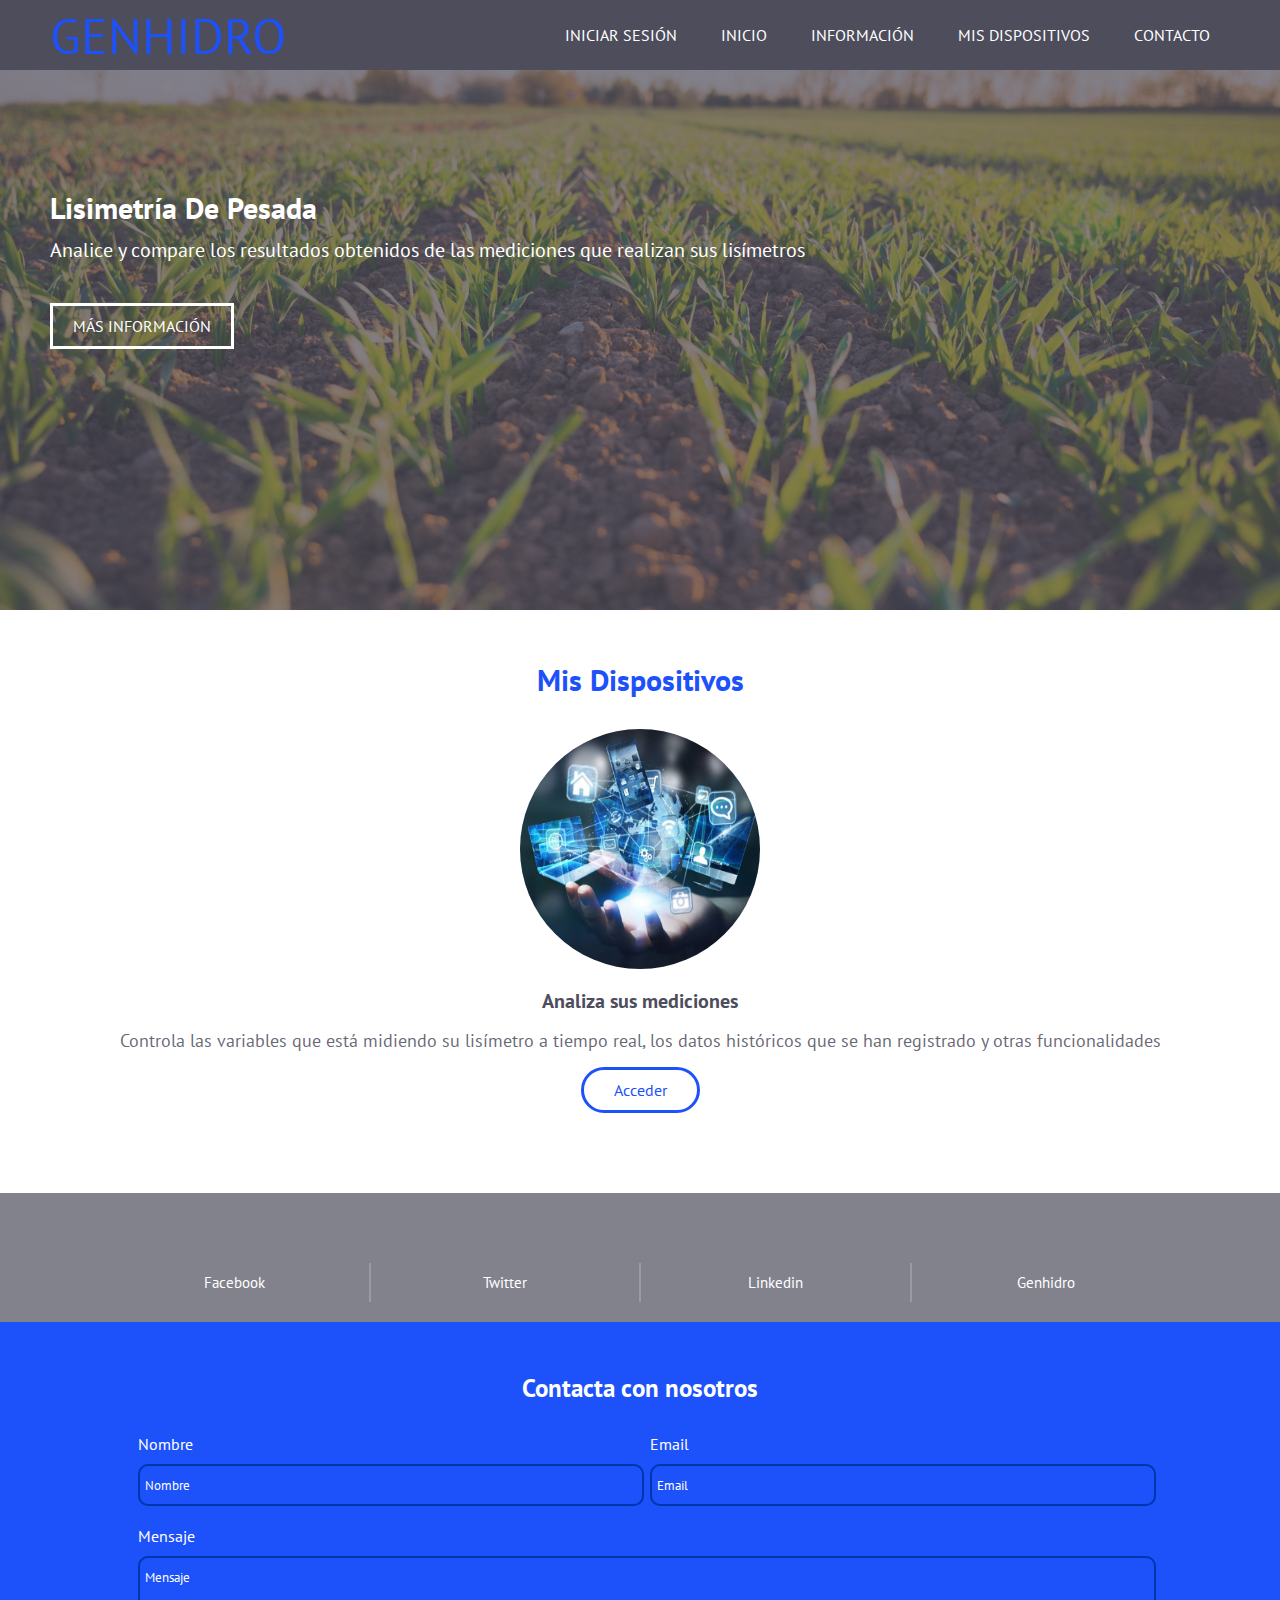
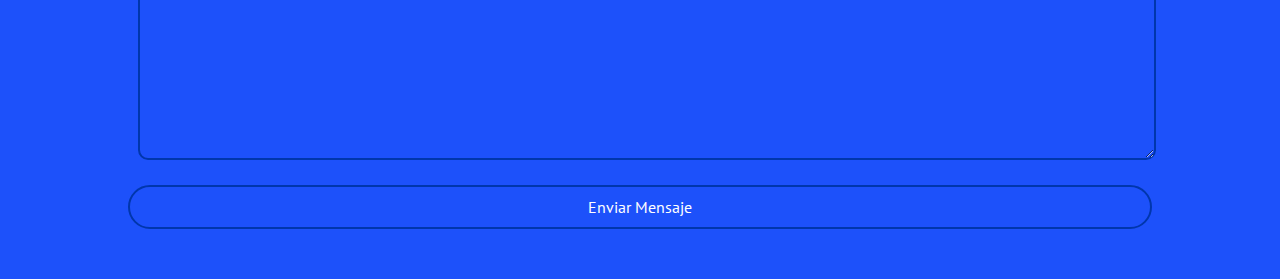
<file: index.html>
<!DOCTYPE html>
<html lang="es">
<head>
    <meta charset="UTF-8">
    <meta http-equiv="X-UA-Compatible" content="IE=edge">
    <meta name="viewport" content="width=device-width, initial-scale=1.0">
    <title>Genhidro</title>
    <link rel="stylesheet" href="estilos.css">
    <link rel="stylesheet" href="https://cdnjs.cloudflare.com/ajax/libs/font-awesome/5.15.3/css/all.min.css" integrity="sha512-iBBXm8fW90+nuLcSKlbmrPcLa0OT92xO1BIsZ+ywDWZCvqsWgccV3gFoRBv0z+8dLJgyAHIhR35VZc2oM/gI1w==" crossorigin="anonymous" referrerpolicy="no-referrer" />
    
    <meta name="MobileOptimized" content="width">
    <meta name="HandheldFriendly" content="true">
    <meta name="apple-mobile-web-app-capable" content="yes">
    <meta name="apple-mobile-web-app-status-bar-style" content="black-translucent">
    <link rel="shortcut icon" type="image/png" href="./img/logogen.png">
    <link rel="apple-touch-icon" href="./img/logogen.png">
    <link rel="apple-touch-startup-image" href="./img/logogen.png">
    <link rel="manifest" href="./manifest.json">


    
</head>
<body>
    <header>
        <h2 class="logo">GENHIDRO</h2>
        <input type="checkbox" id="check">
        <label for="check" class="mostrar-menu">
            &#8801  
        </label>

    <nav class="menu">
        <a href="pages/login.html">Iniciar Sesión</a>
        <a href="index.html">Inicio</a>
        <a href="pages/info.html">Información</a>
        <a href="pages/dispositivos.html">Mis dispositivos</a>
        <a href="pages/contactos.html">Contacto</a>
        <label for="check" class="esconder-menu">
            &#215
        </label>
    </nav>
    </header>
    <section id="banner">
        <div class="contenido-banner">
            <h3><span>Lisimetría De Pesada</span></h3>
            <p>Analice y compare los resultados obtenidos de las mediciones que realizan sus lisímetros</p>
            <a href="pages/info.html" class="boton-info">MÁS INFORMACIÓN</a>


        </div>
    </section>
    <section id="dispositivos">
        <h3>Mis Dispositivos</h3>
       <div>
        <img src="img/Captura.JPG" alt="" width="240px" height="240px">
        <h4>Analiza sus mediciones</h4>
        <p>Controla las variables que está midiendo su lisímetro a tiempo real, los datos históricos que se han registrado y otras funcionalidades</p>
        <a href="pages/dispositivos.html" class="boton-dispositivos">Acceder</a>
</div>
</section>
<section id="redes-sociales">
    <div class="contenido-iconos">
      <div>
        <a href=""><i class="fab fa-facebook fa-3x"></i></a>
        <h6>Facebook</h6>
     </div>
     <div>
        
        <a href=""><i class="fab fa-twitter-square fa-3x"></i></a>
        <h6>Twitter</h6>
     </div>
     <div>
        
        <a href=""><i class="fab fa-linkedin fa-3x"></i></a>
        <h6>Linkedin</h6>
     </div>
     <div id="icono-gen">

        <a href=""><i class="fas fa-globe fa-3x"></i></a>
        <h6>Genhidro</h6>
     </div>
    </div>
    </section>
    <section id="contacto">
        <h4>Contacta con nosotros</h4>
        <form action="#">
            <div class="datos-form">
             <div class="nombre">
                 <label for="nombre">Nombre</label>
                 <input type="text" name="nombre" id="nombre" placeholder="Nombre">
             </div>
             <div class="email">
                <label for="email">Email</label>
                <input type="email" name="email" id="email" placeholder="Email">
            </div>
         </div>
         <div class="mensaje">
             <label for="mensaje">Mensaje</label>
             <textarea name="mensaje" id="mensaje" cols="30" rows="10" placeholder="Mensaje"></textarea>
         </div>
         <div class="boton-formulario">

            <a href="#" class="boton-dispositivos">Enviar Mensaje</a>
         </div>



        </form>





    </section>
    <script src="./scipt.js"></script>
</body>
</html>
</file>
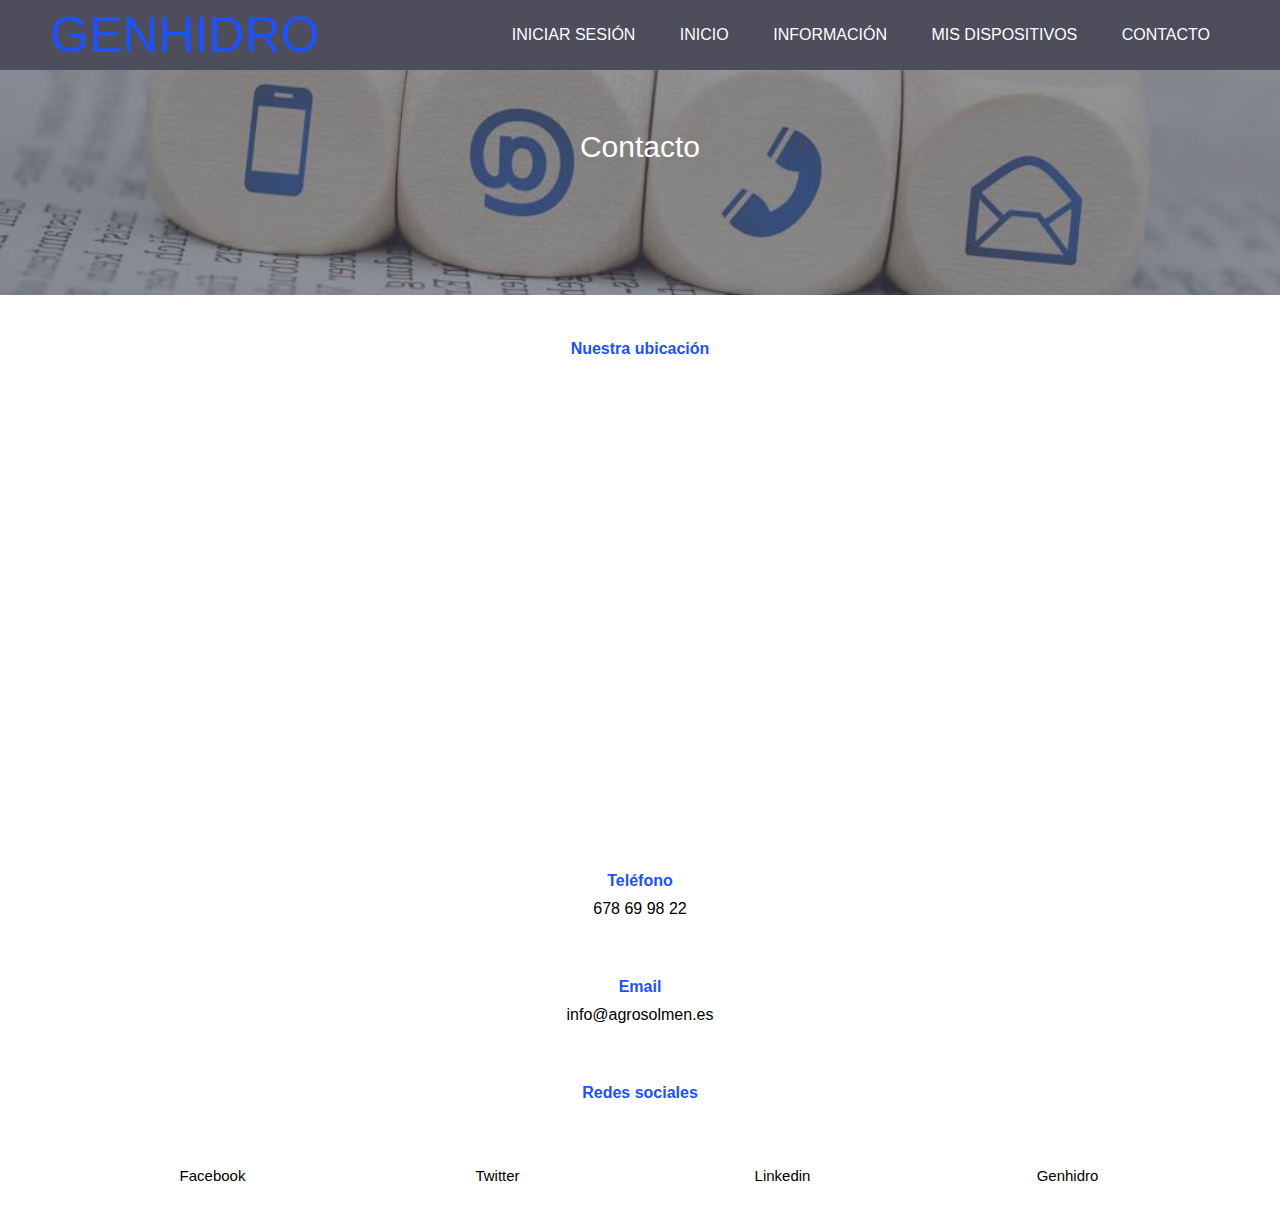
<file: pages/contactos.html>
<!DOCTYPE html>
<html lang="es">
<head>
    <meta charset="UTF-8">
    <meta http-equiv="X-UA-Compatible" content="IE=edge">
    <meta name="viewport" content="width=device-width, initial-scale=1.0">
    <title>Genhidro</title>
    <link rel="stylesheet" href="../css/contactos.css">
    <link rel="stylesheet" href="https://cdnjs.cloudflare.com/ajax/libs/font-awesome/5.15.3/css/all.min.css" integrity="sha512-iBBXm8fW90+nuLcSKlbmrPcLa0OT92xO1BIsZ+ywDWZCvqsWgccV3gFoRBv0z+8dLJgyAHIhR35VZc2oM/gI1w==" crossorigin="anonymous" referrerpolicy="no-referrer" />
    
</head>
<body>
    <header>
        <h2 class="logo">GENHIDRO</h2>
        <input type="checkbox" id="check">
        <label for="check" class="mostrar-menu">
            &#8801  
        </label>

    <nav class="menu">
        <a href="login.html">Iniciar Sesión</a>
        <a href="../index.html">Inicio</a>
        <a href="info.html">Información</a>
        <a href="dispositivos.html">Mis dispositivos</a>
        <a href="contactos.html">Contacto</a>
        <label for="check" class="esconder-menu">
            &#215
        </label>
    </nav>
    </header>
    <section id="banner">
        <div class="contenido-banner">
            <h3><span>Contacto</span></h3>


        </div>
    </section>
    <section id=contactos>
     <div class="datos-contactos">
         <h4>Nuestra ubicación</h4>
         <iframe src="https://www.google.com/maps/embed?pb=!1m18!1m12!1m3!1d3159.199543491686!2d-1.634238685194467!3d37.64451252741721!2m3!1f0!2f0!3f0!3m2!1i1024!2i768!4f13.1!3m3!1m2!1s0xd64e9c942d13379%3A0xb0f4ef64d99fece5!2sAGROSOLMEN%2C%20S.L.!5e0!3m2!1ses!2ses!4v1623604635291!5m2!1ses!2ses" width="600" height="450" style="border:0;" allowfullscreen="" loading="lazy"></iframe>
         <h4>Teléfono</h4>
         <p>678 69 98 22</p>
         <h4>Email</h4>
        <p>info@agrosolmen.es</p>
        <h4>Redes sociales</h4>
        

     </div>

    
    </section>
    <section id="redes-sociales">
        <div class="contenido-iconos">
          <div>
            <a href=""><i class="fab fa-facebook fa-3x"></i></a>
            <h6>Facebook</h6>
         </div>
         <div>
            
            <a href=""><i class="fab fa-twitter-square fa-3x"></i></a>
            <h6>Twitter</h6>
         </div>
         <div>
            
            <a href=""><i class="fab fa-linkedin fa-3x"></i></a>
            <h6>Linkedin</h6>
         </div>
         <div id="icono-gen">
    
            <a href=""><i class="fas fa-globe fa-3x"></i></a>
            <h6>Genhidro</h6>
         </div>
        </div>
        </section>
</file>
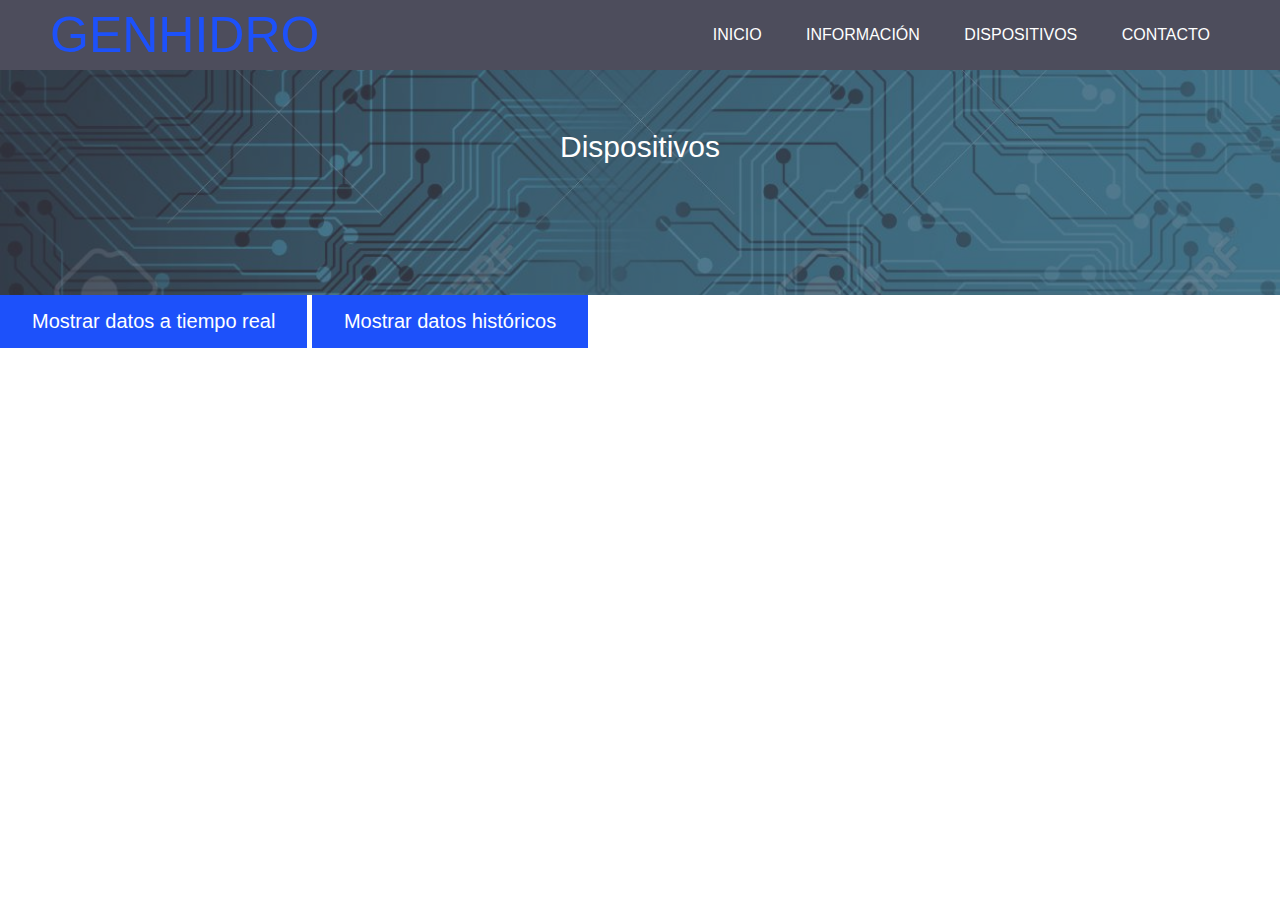
<file: pages/datoshistoricos.html>
<!DOCTYPE html>
<html lang="es">
<head>
    <meta charset="UTF-8">
    <meta http-equiv="X-UA-Compatible" content="IE=edge">
    <meta name="viewport" content="width=device-width, initial-scale=1.0">
    <title>Genhidro</title>
    <link rel="stylesheet" href="../css/dispositivos.css">
    <link rel="stylesheet" href="https://cdnjs.cloudflare.com/ajax/libs/font-awesome/5.15.3/css/all.min.css" integrity="sha512-iBBXm8fW90+nuLcSKlbmrPcLa0OT92xO1BIsZ+ywDWZCvqsWgccV3gFoRBv0z+8dLJgyAHIhR35VZc2oM/gI1w==" crossorigin="anonymous" referrerpolicy="no-referrer" />
    

</head>
<body>
    <header>
        <h2 class="logo">GENHIDRO</h2>
        <input type="checkbox" id="check">
        <label for="check" class="mostrar-menu">
            &#8801  
        </label>

    <nav class="menu">
        
        <a href="../index.html">Inicio</a>
        <a href="info.html">Información</a>
        <a href="dispositivos.html">Dispositivos</a>
        <a href="contactos.html">Contacto</a>
        <label for="check" class="esconder-menu">
            &#215
        </label>
    </nav>
    </header>
    <section id="banner">
        <div class="contenido-banner">
            <h3><span>Dispositivos</span></h3>


        </div>
    </section>
   <section id="programa">
     
    <button id="boton1" onclick="DatosReal()">Mostrar datos a tiempo real</button>

    <button id="boton2" onclick="DatosHist()">Mostrar datos históricos</button>

    <div id="elem">



    </div>

    
    </section>
    <script src="../main.js"></script>






    
        
    </body>
    </html>
</file>
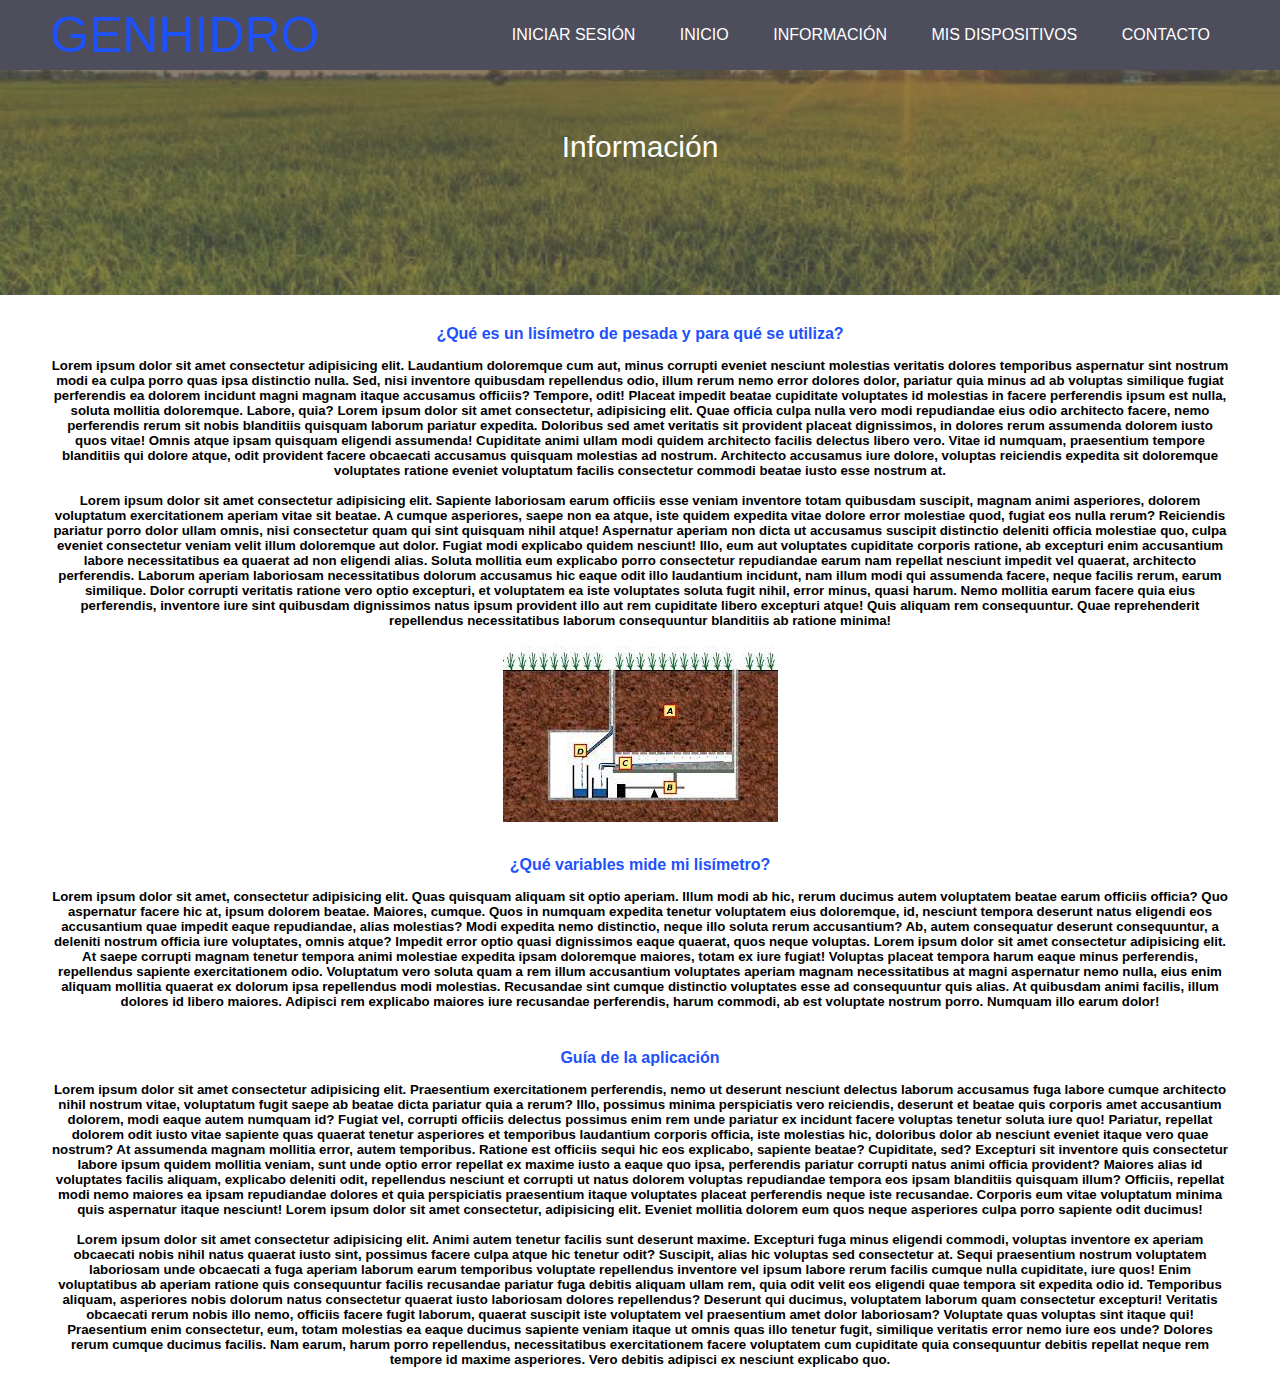
<file: pages/info.html>
<!DOCTYPE html>
<html lang="es">
<head>
    <meta charset="UTF-8">
    <meta http-equiv="X-UA-Compatible" content="IE=edge">
    <meta name="viewport" content="width=device-width, initial-scale=1.0">
    <title>Genhidro</title>
    <link rel="stylesheet" href="../css/info.css">
    <link rel="stylesheet" href="https://cdnjs.cloudflare.com/ajax/libs/font-awesome/5.15.3/css/all.min.css" integrity="sha512-iBBXm8fW90+nuLcSKlbmrPcLa0OT92xO1BIsZ+ywDWZCvqsWgccV3gFoRBv0z+8dLJgyAHIhR35VZc2oM/gI1w==" crossorigin="anonymous" referrerpolicy="no-referrer" />
    

</head>
<body>
    <header>
        <h2 class="logo">GENHIDRO</h2>
        <input type="checkbox" id="check">
        <label for="check" class="mostrar-menu">
            &#8801  
        </label>

    <nav class="menu">
        <a href="login.html">Iniciar Sesión</a>
        <a href="../index.html">Inicio</a>
        <a href="info.html">Información</a>
        <a href="dispositivos.html">Mis dispositivos</a>
        <a href="contactos.html">Contacto</a>
        <label for="check" class="esconder-menu">
            &#215
        </label>
    </nav>
    </header>
    <section id="banner">
        <div class="contenido-banner">
            <h3><span>Información</span></h3>


        </div>
    </section>
    <section id="info">
        <div class="contenido-info">
           <h4>¿Qué es un lisímetro de pesada y para qué se utiliza?</h4>
            <h5>Lorem ipsum dolor sit amet consectetur adipisicing elit. Laudantium doloremque cum aut, minus corrupti eveniet nesciunt molestias veritatis dolores temporibus aspernatur sint nostrum modi ea culpa porro quas ipsa distinctio nulla. Sed, nisi inventore quibusdam repellendus odio, illum rerum nemo error dolores dolor, pariatur quia minus ad ab voluptas similique fugiat perferendis ea dolorem incidunt magni magnam itaque accusamus officiis? Tempore, odit! Placeat impedit beatae cupiditate voluptates id molestias in facere perferendis ipsum est nulla, soluta mollitia doloremque. Labore, quia? Lorem ipsum dolor sit amet consectetur, adipisicing elit. Quae officia culpa nulla vero modi repudiandae eius odio architecto facere, nemo perferendis rerum sit nobis blanditiis quisquam laborum pariatur expedita. Doloribus sed amet veritatis sit provident placeat dignissimos, in dolores rerum assumenda dolorem iusto quos vitae! Omnis atque ipsam quisquam eligendi assumenda! Cupiditate animi ullam modi quidem architecto facilis delectus libero vero. Vitae id numquam, praesentium tempore blanditiis qui dolore atque, odit provident facere obcaecati accusamus quisquam molestias ad nostrum. Architecto accusamus iure dolore, voluptas reiciendis expedita sit doloremque voluptates ratione eveniet voluptatum facilis consectetur commodi beatae iusto esse nostrum at.</h5> 
            <h5>Lorem ipsum dolor sit amet consectetur adipisicing elit. Sapiente laboriosam earum officiis esse veniam inventore totam quibusdam suscipit, magnam animi asperiores, dolorem voluptatum exercitationem aperiam vitae sit beatae. A cumque asperiores, saepe non ea atque, iste quidem expedita vitae dolore error molestiae quod, fugiat eos nulla rerum? Reiciendis pariatur porro dolor ullam omnis, nisi consectetur quam qui sint quisquam nihil atque! Aspernatur aperiam non dicta ut accusamus suscipit distinctio deleniti officia molestiae quo, culpa eveniet consectetur veniam velit illum doloremque aut dolor. Fugiat modi explicabo quidem nesciunt! Illo, eum aut voluptates cupiditate corporis ratione, ab excepturi enim accusantium labore necessitatibus ea quaerat ad non eligendi alias. Soluta mollitia eum explicabo porro consectetur repudiandae earum nam repellat nesciunt impedit vel quaerat, architecto perferendis. Laborum aperiam laboriosam necessitatibus dolorum accusamus hic eaque odit illo laudantium incidunt, nam illum modi qui assumenda facere, neque facilis rerum, earum similique. Dolor corrupti veritatis ratione vero optio excepturi, et voluptatem ea iste voluptates soluta fugit nihil, error minus, quasi harum. Nemo mollitia earum facere quia eius perferendis, inventore iure sint quibusdam dignissimos natus ipsum provident illo aut rem cupiditate libero excepturi atque! Quis aliquam rem consequuntur. Quae reprehenderit repellendus necessitatibus laborum consequuntur blanditiis ab ratione minima!</h5>
            <img src="../img/lisimetro2.jpg"  alt="">
           
            <h4>¿Qué variables mide mi lisímetro?</h4>
            <h5>Lorem ipsum dolor sit amet, consectetur adipisicing elit. Quas quisquam aliquam sit optio aperiam. Illum modi ab hic, rerum ducimus autem voluptatem beatae earum officiis officia? Quo aspernatur facere hic at, ipsum dolorem beatae. Maiores, cumque. Quos in numquam expedita tenetur voluptatem eius doloremque, id, nesciunt tempora deserunt natus eligendi eos accusantium quae impedit eaque repudiandae, alias molestias? Modi expedita nemo distinctio, neque illo soluta rerum accusantium? Ab, autem consequatur deserunt consequuntur, a deleniti nostrum officia iure voluptates, omnis atque? Impedit error optio quasi dignissimos eaque quaerat, quos neque voluptas. Lorem ipsum dolor sit amet consectetur adipisicing elit. At saepe corrupti magnam tenetur tempora animi molestiae expedita ipsam doloremque maiores, totam ex iure fugiat! Voluptas placeat tempora harum eaque minus perferendis, repellendus sapiente exercitationem odio. Voluptatum vero soluta quam a rem illum accusantium voluptates aperiam magnam necessitatibus at magni aspernatur nemo nulla, eius enim aliquam mollitia quaerat ex dolorum ipsa repellendus modi molestias. Recusandae sint cumque distinctio voluptates esse ad consequuntur quis alias. At quibusdam animi facilis, illum dolores id libero maiores. Adipisci rem explicabo maiores iure recusandae perferendis, harum commodi, ab est voluptate nostrum porro. Numquam illo earum dolor!</h5>
            
            
            
            <h4>Guía de la aplicación</h4>
            <h5>Lorem ipsum dolor sit amet consectetur adipisicing elit. Praesentium exercitationem perferendis, nemo ut deserunt nesciunt delectus laborum accusamus fuga labore cumque architecto nihil nostrum vitae, voluptatum fugit saepe ab beatae dicta pariatur quia a rerum? Illo, possimus minima perspiciatis vero reiciendis, deserunt et beatae quis corporis amet accusantium dolorem, modi eaque autem numquam id? Fugiat vel, corrupti officiis delectus possimus enim rem unde pariatur ex incidunt facere voluptas tenetur soluta iure quo! Pariatur, repellat dolorem odit iusto vitae sapiente quas quaerat tenetur asperiores et temporibus laudantium corporis officia, iste molestias hic, doloribus dolor ab nesciunt eveniet itaque vero quae nostrum? At assumenda magnam mollitia error, autem temporibus. Ratione est officiis sequi hic eos explicabo, sapiente beatae? Cupiditate, sed? Excepturi sit inventore quis consectetur labore ipsum quidem mollitia veniam, sunt unde optio error repellat ex maxime iusto a eaque quo ipsa, perferendis pariatur corrupti natus animi officia provident? Maiores alias id voluptates facilis aliquam, explicabo deleniti odit, repellendus nesciunt et corrupti ut natus dolorem voluptas repudiandae tempora eos ipsam blanditiis quisquam illum? Officiis, repellat modi nemo maiores ea ipsam repudiandae dolores et quia perspiciatis praesentium itaque voluptates placeat perferendis neque iste recusandae. Corporis eum vitae voluptatum minima quis aspernatur itaque nesciunt! Lorem ipsum dolor sit amet consectetur, adipisicing elit. Eveniet mollitia dolorem eum quos neque asperiores culpa porro sapiente odit ducimus!</h5>

        <h5>Lorem ipsum dolor sit amet consectetur adipisicing elit. Animi autem tenetur facilis sunt deserunt maxime. Excepturi fuga minus eligendi commodi, voluptas inventore ex aperiam obcaecati nobis nihil natus quaerat iusto sint, possimus facere culpa atque hic tenetur odit? Suscipit, alias hic voluptas sed consectetur at. Sequi praesentium nostrum voluptatem laboriosam unde obcaecati a fuga aperiam laborum earum temporibus voluptate repellendus inventore vel ipsum labore rerum facilis cumque nulla cupiditate, iure quos! Enim voluptatibus ab aperiam ratione quis consequuntur facilis recusandae pariatur fuga debitis aliquam ullam rem, quia odit velit eos eligendi quae tempora sit expedita odio id. Temporibus aliquam, asperiores nobis dolorum natus consectetur quaerat iusto laboriosam dolores repellendus? Deserunt qui ducimus, voluptatem laborum quam consectetur excepturi! Veritatis obcaecati rerum nobis illo nemo, officiis facere fugit laborum, quaerat suscipit iste voluptatem vel praesentium amet dolor laboriosam? Voluptate quas voluptas sint itaque qui! Praesentium enim consectetur, eum, totam molestias ea eaque ducimus sapiente veniam itaque ut omnis quas illo tenetur fugit, similique veritatis error nemo iure eos unde? Dolores rerum cumque ducimus facilis. Nam earum, harum porro repellendus, necessitatibus exercitationem facere voluptatem cum cupiditate quia consequuntur debitis repellat neque rem tempore id maxime asperiores. Vero debitis adipisci ex nesciunt explicabo quo.</h5>
            
        </div>






    </section>
        
    </body>
    </html>
</file>
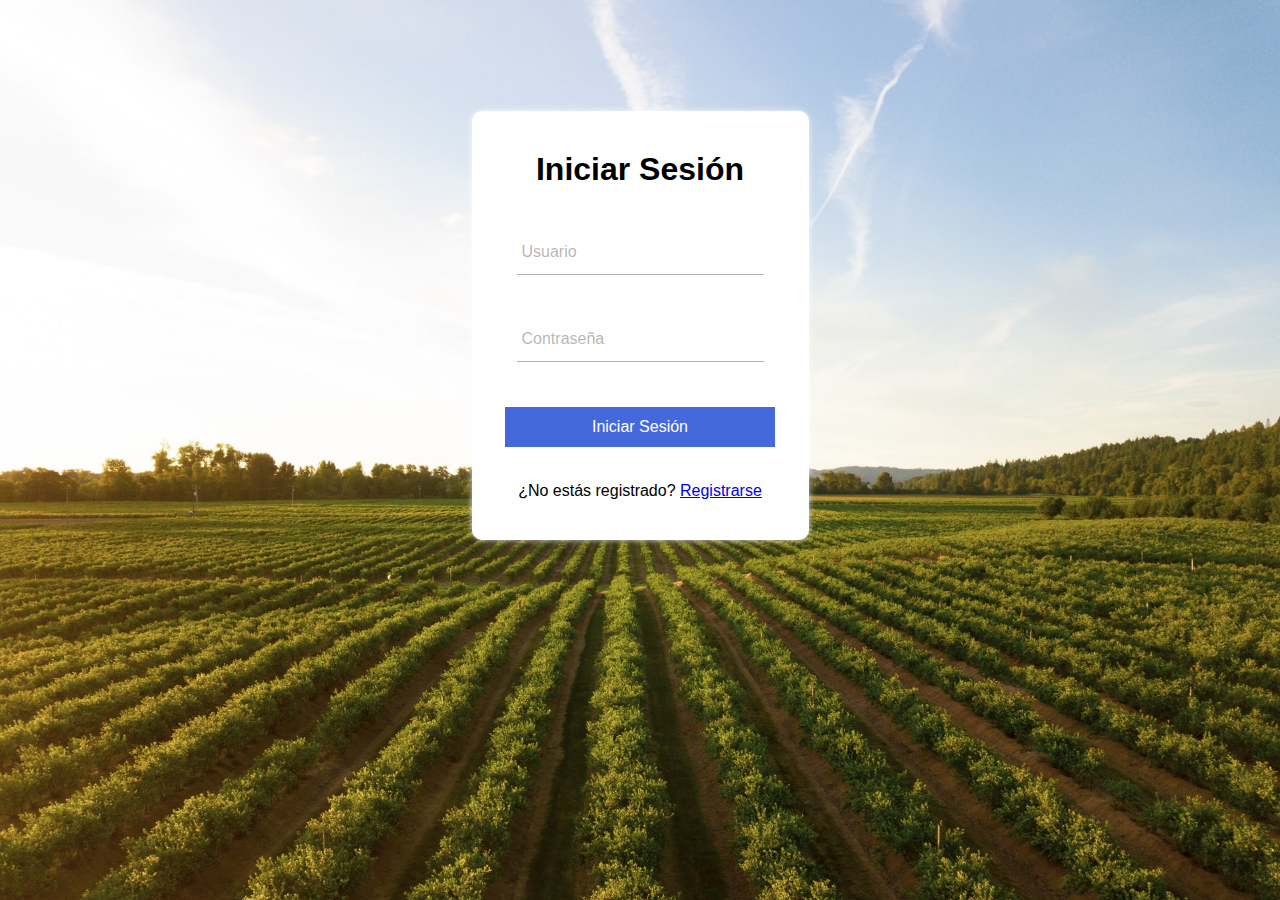
<file: pages/login.html>
<!DOCTYPE html>
<html lang="es">
<head>
    <meta charset="UTF-8">
    <meta http-equiv="X-UA-Compatible" content="IE=edge">
    <meta name="viewport" content="width=device-width, initial-scale=1.0">
    <title>Genhidro</title>
    <link rel="stylesheet" href="https://cdnjs.cloudflare.com/ajax/libs/font-awesome/5.15.3/css/all.min.css" integrity="sha512-iBBXm8fW90+nuLcSKlbmrPcLa0OT92xO1BIsZ+ywDWZCvqsWgccV3gFoRBv0z+8dLJgyAHIhR35VZc2oM/gI1w==" crossorigin="anonymous" referrerpolicy="no-referrer" />
    <link rel="stylesheet" href="../css/reg-log.css">
</head>
<body>
    <form action="" method="POST" id="form">
        <div class="form">
            <h1>Iniciar Sesión</h1>
            <div class="grupo">
                <input type="text" name="" id="name" required><span class="barra"></span>
                <label for="">Usuario</label>
            </div>

            <div class="grupo">
                <input type="password" name="" id="name" required><span class="barra"></span>
                <label for="">Contraseña</label>
            </div>
            <button type="submit">Iniciar Sesión</button>
            <p>¿No estás registrado? <a href="register.html">Registrarse</a></p>
            

        </div>
    </form>
    
</body>
</html>
</file>
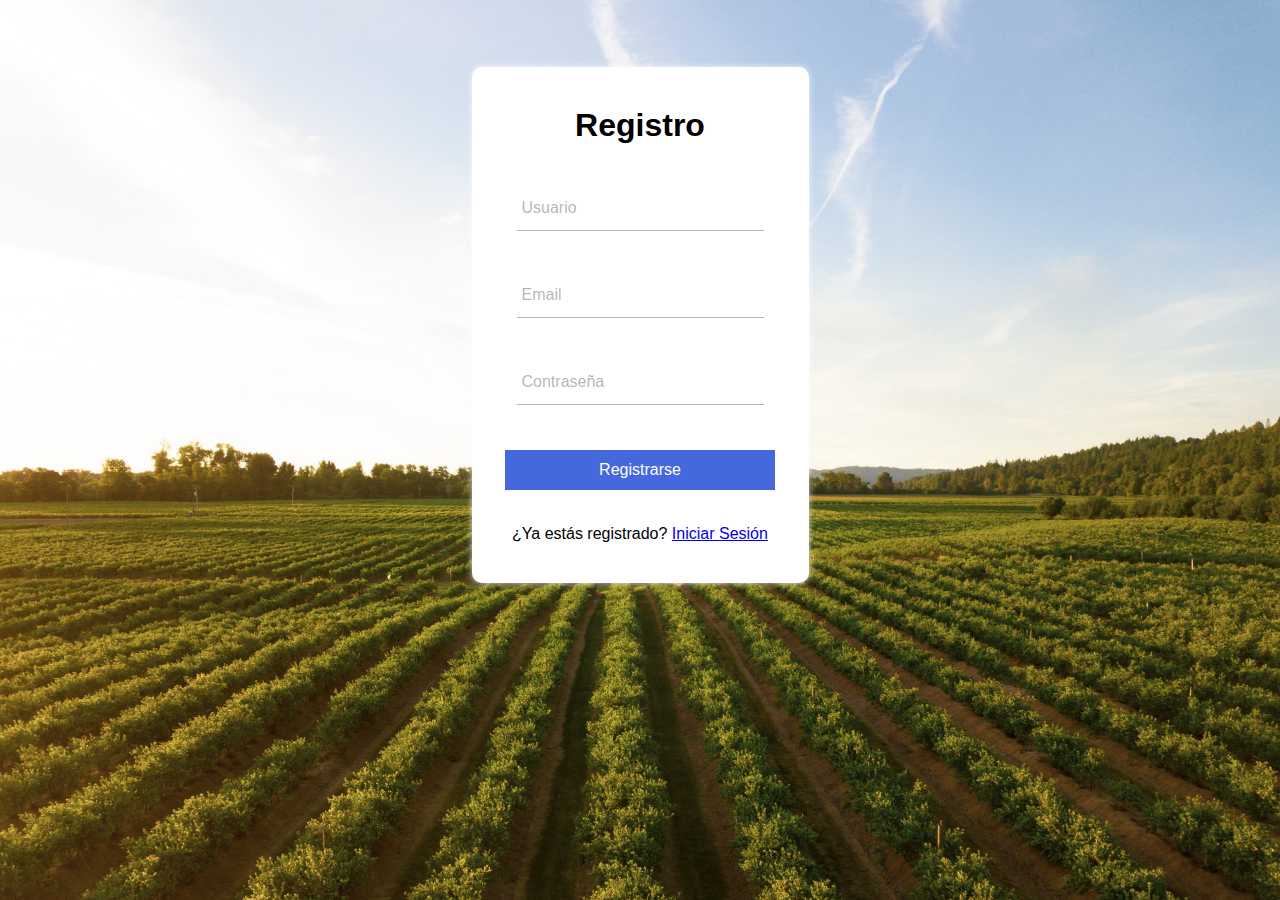
<file: pages/register.html>
<!DOCTYPE html>
<html lang="es">
<head>
    <meta charset="UTF-8">
    <meta http-equiv="X-UA-Compatible" content="IE=edge">
    <meta name="viewport" content="width=device-width, initial-scale=1.0">
    <title>Genhidro</title>
    <link rel="stylesheet" href="https://cdnjs.cloudflare.com/ajax/libs/font-awesome/5.15.3/css/all.min.css" integrity="sha512-iBBXm8fW90+nuLcSKlbmrPcLa0OT92xO1BIsZ+ywDWZCvqsWgccV3gFoRBv0z+8dLJgyAHIhR35VZc2oM/gI1w==" crossorigin="anonymous" referrerpolicy="no-referrer" />
    <link rel="stylesheet" href="../css/reg-log.css">
</head>
<body>
    <form action="" method="POST" id="form">
        <div class="form">
            <h1>Registro</h1>
            <div class="grupo">
                <input type="text" name="" id="name" required><span class="barra"></span>
                <label for="">Usuario</label>
            </div>

            <div class="grupo">
                <input type="email" name="" id="name" required><span class="barra"></span>
                <label for="">Email</label>
            </div>

            <div class="grupo">
                <input type="password" name="" id="name" required><span class="barra"></span>
                <label for="">Contraseña</label>
            </div>
            <button type="submit">Registrarse</button>
            <p>¿Ya estás registrado? <a href="login.html">Iniciar Sesión</a></p>
            

        </div>
    </form>
    
</body>
</html>
</file>
<file: css/reg-log.css>
@import url('https://fonts.googleapis.com/css2?family=PT+Sans&display=swap');
*,
::before,
::after{
    margin: 0;
    padding: 0;
    box-sizing: border-box;
    
}
body{
    font-family: 'PT Sans', sans-serif;
    background: url(../img/foto-register.jpg);
    background-size: cover;
    background-attachment: fixed;
    height: 650px;
    display: flex;
    justify-content: center;
    align-items: center;
}
h1{
    text-align: center;
    font-weight: 700;
}
form{
    background: #fff;
    padding: 40px 0;
    box-shadow: 0 0 6px 0 rgba(255, 255, 255, 0.8);
    border-radius: 10px;
}

.form{
    width: 100%;
    margin: auto;
}

form .grupo{
    position: relative;
    margin: 45px;
   

}
input{
    background: none;
    color: #c6c6c6;
    font-size: 18px;
    padding: 10px 10px 10px 5px;
    display: block;
    width: 100%;
    border: none;
    border-bottom: 1px solid #49454567;
}

input:focus{
    outline: none;
    color: #5e5d5d;
}

label{
   color:#49454567;
   font-size: 16px;
   position: absolute;
   left:5px;
   top: 10px;
   transition: 0.5s ease-in-out all;
   pointer-events: none;
}
input:focus~label,
input:valid~label{
    top: -14px;
    font-size: 12px;
    color: #2196f3;
}

.barra{
    position: relative;
    display: block;
    width: 100%;
}

.barra::before{
    content: "";
    height: 2px;
    width: 0%;
    bottom: 0;
    position: absolute;
    background:#2196f3;
    transition: 0.3s ease width;
    left: 0;
}

input:focus~.barra::before{
width: 100%;
}

button{
    font-family:'PT Sans', sans-serif ;
    background: #4568DC;
    border: none;
    display: block;
    width: 80%;
    margin: 10px auto;
    color: #fff;
    height: 40px;
    font-size: 16px;
    cursor: pointer;
}
p{
    text-align: center;
    margin-top: 35px;
}
@media screen and (max-width:500px) {
    form{
        width: 80%;
    }
}
</file>
<file: estilos.css>
@import url('https://fonts.googleapis.com/css2?family=PT+Sans&display=swap');
/* RESET */
*{
    margin: 0;
    padding: 0;
    font-family: 'PT Sans', sans-serif;
}
 
/* HEADER */
header {
    height: 70px;
    background: #4D4D5C;
    padding: 0 50px;
    color: #fff;
    display: flex;
    justify-content: space-between;
    align-items: center;
}

.logo {
   color: #1d51fa;
   font-weight: 200;
   font-size: 50px;
}


.menu a{
    color: #fff;
    text-transform: uppercase;
    text-decoration: none;
    padding: 0 20px;
    transition: 0.4s;
}

.mostrar-menu,
.esconder-menu{
    font-size: 30px;
    cursor: pointer;
    display: none;
    transition: 0.4s;

   

}

.mostrar-menu{
    order: 1;

}

.menu a:hover,
.mostrar-menu:hover,
.esconder-menu:hover{
    color: #1d51fa;
}

#check{
    display: none;
}

/* BANNER */
#banner{
    padding: 0 50px;
    background-image: url(./img/banner.jpg);
    height: 60vh;
    background-size: cover;
    background-position: center;
    

}

#banner::before{
    content: '';
    background: rgba(77, 77, 92,0.7);
    position: absolute;
    width: 100%;
    height: 60vh;
    left: 0;
}

.contenido-banner{
    position: relative;
    color: #fff;
    height: 100%;
    display: flex;
    flex-direction: column;
    top: 20%;
    
}
.contenido-banner h3{
    font-size: 30px;
    font-weight: 400;
    padding: 10px 0;
}
.contenido-banner h3 span{
    font-weight: 600;
}
.contenido-banner p{
    font-size: 20px;
    padding-bottom: 40px;
}
.boton-info{
    text-decoration: none;
    color: #fff;
    border: 3px solid #fff;
   
    padding: 10px 20px;
    align-self: baseline;
    transition: all 0.4s;
    
}

.boton-info:hover{
    
    background: rgba(255, 255, 255, 0.192);
}

/* DISPOSITIVOS */
#dispositivos{
    padding: 50px 50px;
    justify-content: center;
    text-align: center;
}

#dispositivos img{
    border-radius: 100%;
}
#dispositivos div{
    padding: 30px 30px;
}

#dispositivos div h4{
    color: #4D4D5C;
    font-size: 20px;
    margin: 15px 0px;
}
#dispositivos div p{
    color: #4d4d5cd7;
    font-size: 18px;
}

.boton-dispositivos{
    text-decoration: none;
    display: inline-block;
    color:#1d51fa ;
    border: 3px solid #1d51fa;
    padding: 10px 30px;
    border-radius: 30px;
    margin-top: 15px;
    transition: all 0.4s;

}
.boton-dispositivos:hover{
    background: #1d51fa;
    color: #fff;
}

#dispositivos h3{
    color: #1d51fa;
    font-size: 30px;
}

/* ICONOS */

#redes-sociales{
    padding: 0px 50px;
    background: rgba(77, 77, 92,0.7);

}
.contenido-iconos{
    padding: 50px 50px 0px 50px;
    display: flex;
    justify-content: space-between;
    text-align: center;

}
.contenido-iconos div{
    flex: 1;
    margin: 20px 0px;
    border-right: 2px solid rgba(255, 255, 255, 0.192);
}
#icono-gen{
    border: none;
}
.contenido-iconos div i{
    color:#1d51fa ;
}
.contenido-iconos div h6{
    color: #fff;
    font-size: 15px;
    font-weight: 100;
    margin: 10px 0;

}
/* FORMULARIO */
#contacto{
    background:#1d51fa;
    padding: 50px 0;
    color: #fff;
}

#contacto h4{
    text-align: center;
    font-size: 25px;
    margin-bottom: 20px;

}
#contacto form{
    max-width: 80%;
    margin: 0 auto;
}
.datos-form{
    display: flex;
}
.datos-form div{
    padding: 10px;
    flex: 1;
}

form label{
    display: block;
    margin-bottom: 10px;
}
form input, form textarea{
    background:#1d51fa;
    border-radius: 10px;
    border: 2px solid rgb(0, 54, 172);
    padding: 10px 5px;
    outline: 0;
    color: #fff;
    width: 100%;
}
form input:focus,
form textarea:focus{
    border-color:rgb(0, 54, 172) ;
    box-shadow: 0 0 0 1px rgb(0, 54, 172) ;
    
}
form input::placeholder,
form textarea::placeholder{
    color: #fff;
}
.mensaje{
    display: flex;
    flex-direction: column;
    padding: 10px;
}
.boton-formulario .boton-dispositivos{
    display: block;
    border: 2px solid rgb(0, 54, 172);
    color: #fff;
    text-align: center;
    transition: 0.4s;

}
.boton-formulario .boton-dispositivos:hover{
    background:rgb(1, 52, 163);
}

/* RESPONSIVE */
@media(max-width:1010px){
    /* HEADER */
    header{
        background-position: center;
    }
    .logo{
        font-size: 40px;
    }
    .mostrar-menu,
    .esconder-menu{
        display: block;
    }

    .menu{
        position: fixed;
        width: 100%;
        height: 100vh;
        background:#4d4d5c; 
        right: -100%;
        top: 0;
        text-align: center;
        padding: 100px 0;
        z-index: 100;
        transition: 0.8s;
    }

    .menu a{
        display: block;
        padding: 20px;

    }

    .esconder-menu{
        position: absolute;
        top: 40px;
        right: 40px;
    }

    #check:checked ~ .menu{
        right: 0;
    }

    /* REDES SOCIALES */
    .contenido-iconos{
        flex-direction: column;
    }
    .contenido-iconos div{
        border: none;
    }
}
</file>
<file: css/contactos.css>
@import url('https://fonts.googleapis.com/css2?family=PT+Sans&display=swap');
/* RESET */
*{
    margin: 0;
    padding: 0;
    font-family: 'PT Sans', sans-serif;
}
 
/* HEADER */
header {
    height: 70px;
    background: #4D4D5C;
    padding: 0 50px;
    color: #fff;
    display: flex;
    justify-content: space-between;
    align-items: center;
}

.logo {
   color: #1d51fa;
   font-weight: 200;
   font-size: 50px;
}
.menu a{
    color: #fff;
    text-transform: uppercase;
    text-decoration: none;
    padding: 0 20px;
    transition: 0.4s;
}

.mostrar-menu,
.esconder-menu{
    font-size: 30px;
    cursor: pointer;
    display: none;
    transition: 0.4s;

   

}

.mostrar-menu{
    order: 1;

}

.menu a:hover,
.mostrar-menu:hover,
.esconder-menu:hover{
    color: #1d51fa;
}

#check{
    display: none;
}

#banner{
    padding: 0 50px;
    background-image: url(../img/contacto.jpeg);
    height: 25vh;
    background-size:cover;
    background-position: center;

}
#banner::before{
    content: '';
    background: rgba(77, 77, 92, 0.575);
    position: absolute;
    width: 100%;
    height: 25vh;
    left: 0;
}

.contenido-banner{
    position: relative;
    color: #fff;
    height: 100%;
}
.contenido-banner h3{
    font-size: 30px;
    font-weight: 400;
    padding: 60px 0;
    text-align: center;
    

}

#contactos{
    padding: 15px 50px 10px 50px;
    justify-content: center;
    text-align: center;
}

iframe{
    padding-top: 20px;
}

p{
    padding-bottom: 30px;
    color:black ;

}

h4{
    color: #1d51fa;
    padding: 30px 50px 10px 50px;

}
#redes-sociales{
    padding: 0px 20px;
    justify-content: center;
}

.contenido-iconos{
    padding: 15px 50px 0px 50px;
    display: flex;
    justify-content: space-between;
    text-align: center;

}
.contenido-iconos div{
    flex: 1;
    margin: 20px 0px;

}
.contenido-iconos div i{
    color:#00a2ff ;
}

.contenido-iconos div h6{
    color: black;
    font-size: 15px;
    font-weight: 100;
    margin: 10px 0;
}










/* RESPONSIVE */
@media(max-width:1010px){
    /* HEADER */
    header{
        background-position: center;
    }
    .logo{
        font-size: 40px;
    }
    .mostrar-menu,
    .esconder-menu{
        display: block;
    }

    .menu{
        position: fixed;
        width: 100%;
        height: 100vh;
        background:#4d4d5c; 
        right: -100%;
        top: 0;
        text-align: center;
        padding: 100px 0;
        z-index: 100;
        transition: 0.8s;
    }

    .menu a{
        display: block;
        padding: 20px;

    }

    .esconder-menu{
        position: absolute;
        top: 40px;
        right: 40px;
    }

    #check:checked ~ .menu{
        right: 0;
    }

    .contenido-iconos{
        flex-direction: column;
        padding-top: 20px;
    }

    iframe{
        width: 250px;
        height: 200px;
    }
}
</file>
<file: css/dispositivos.css>
@import url('https://fonts.googleapis.com/css2?family=PT+Sans&display=swap');
/* RESET */
*{
    margin: 0;
    padding: 0;
    font-family: 'PT Sans', sans-serif;
}
 
/* HEADER */
header {
    height: 70px;
    background: #4D4D5C;
    padding: 0 50px;
    color: #fff;
    display: flex;
    justify-content: space-between;
    align-items: center;
}

.logo {
   color: #1d51fa;
   font-weight: 200;
   font-size: 50px;
}
.menu a{
    color: #fff;
    text-transform: uppercase;
    text-decoration: none;
    padding: 0 20px;
    transition: 0.4s;
}

.mostrar-menu,
.esconder-menu{
    font-size: 30px;
    cursor: pointer;
    display: none;
    transition: 0.4s;

   

}

.mostrar-menu{
    order: 1;

}

.menu a:hover,
.mostrar-menu:hover,
.esconder-menu:hover{
    color: #1d51fa;
}

#check{
    display: none;
}

#banner{
    padding: 0 50px;
    background-image: url(../img/dispobanner.jpg);
    height: 25vh;
    background-size:cover;
    background-position: center;

}
#banner::before{
    content: '';
    background: rgba(77, 77, 92, 0.616);
    position: absolute;
    width: 100%;
    height: 25vh;
    left: 0;
}

.contenido-banner{
    position: relative;
    color: #fff;
    height: 100%;
}
.contenido-banner h3{
    font-size: 30px;
    font-weight: 400;
    padding: 60px 0;
    text-align: center;
    

}
#contenido{
 padding-bottom: 300px;
}


button {
    background-color: #1d51fa; 
    border: none;
    color: white;
    padding: 15px 32px;
    text-align: center;
    text-decoration: none;
    display: inline-block;
    font-size: 20px;

   
}



#elem{
    text-align: center;
    margin-top: 80px;
   
}

p{
    margin: 30px;
}



/* RESPONSIVE */
@media(max-width:1010px){
    /* HEADER */
    header{
        background-position: center;
    }
    .logo{
        font-size: 40px;
    }
    .mostrar-menu,
    .esconder-menu{
        display: block;
    }

    .menu{
        position: fixed;
        width: 100%;
        height: 100vh;
        background:#4d4d5c; 
        right: -100%;
        top: 0;
        text-align: center;
        padding: 100px 0;
        z-index: 100;
        transition: 0.8s;
    }

    .menu a{
        display: block;
        padding: 20px;

    }

    .esconder-menu{
        position: absolute;
        top: 40px;
        right: 40px;
    }

    #check:checked ~ .menu{
        right: 0;
    }

    #banner{
        padding: 0 50px;
        background-image: url(../img/dispobanner.jpg);
        height: 15vh;
        background-size:cover;
        background-position: center;
    
    }
    #banner::before{
        content: '';
        background: rgba(77, 77, 92, 0.616);
        position: absolute;
        width: 100%;
        height: 15vh;
        left: 0;
    }
    .contenido-banner h3{
        font-size: 30px;
        font-weight: 400;
        padding: 34px 0;
        text-align: center;
    }
}
</file>
<file: css/info.css>
@import url('https://fonts.googleapis.com/css2?family=PT+Sans&display=swap');
/* RESET */
*{
    margin: 0;
    padding: 0;
    font-family: 'PT Sans', sans-serif;
}
 
/* HEADER */
header {
    height: 70px;
    background: #4D4D5C;
    padding: 0 50px;
    color: #fff;
    display: flex;
    justify-content: space-between;
    align-items: center;
}

.logo {
   color: #1d51fa;
   font-weight: 200;
   font-size: 50px;
}
.menu a{
    color: #fff;
    text-transform: uppercase;
    text-decoration: none;
    padding: 0 20px;
    transition: 0.4s;
}

.mostrar-menu,
.esconder-menu{
    font-size: 30px;
    cursor: pointer;
    display: none;
    transition: 0.4s;

   

}

.mostrar-menu{
    order: 1;

}

.menu a:hover,
.mostrar-menu:hover,
.esconder-menu:hover{
    color: #1d51fa;
}

#check{
    display: none;
}

#banner{
    padding: 0 50px;
    background-image: url(../img/infobanner.jpg);
    height: 25vh;
    background-size:cover;
    background-position: center;

}
#banner::before{
    content: '';
    background: rgba(77, 77, 92, 0.616);
    position: absolute;
    width: 100%;
    height: 25vh;
    left: 0;
}

.contenido-banner{
    position: relative;
    color: #fff;
    height: 100%;
}
.contenido-banner h3{
    font-size: 30px;
    font-weight: 400;
    padding: 60px 0;
    text-align: center;
    

}

h5{
    color: black;
    padding: 5px 50px 10px 50px;
}

h4{
    color: #1d51fa;
    padding: 30px 50px 10px 50px;
}

#info{
    justify-content: space-between;
    text-align: center;

}


/* RESPONSIVE */
@media(max-width:1010px){
    /* HEADER */
    header{
        background-position: center;
    }
    .logo{
        font-size: 40px;
    }
    .mostrar-menu,
    .esconder-menu{
        display: block;
    }

    .menu{
        position: fixed;
        width: 100%;
        height: 100vh;
        background:#4d4d5c; 
        right: -100%;
        top: 0;
        text-align: center;
        padding: 100px 0;
        z-index: 100;
        transition: 0.8s;
    }

    .menu a{
        display: block;
        padding: 20px;

    }

    .esconder-menu{
        position: absolute;
        top: 40px;
        right: 40px;
    }

    #check:checked ~ .menu{
        right: 0;
    }
    #banner{
        padding: 0 50px;
        background-image: url(../img/infobanner.jpg);
        height: 15vh;
        background-size:cover;
        background-position: center;
    }
 #banner::before{
        content: '';
        background: rgba(77, 77, 92, 0.616);
        position: absolute;
        width: 100%;
        height: 15vh;
        left: 0;
    }
     .contenido-banner h3{
        font-size: 30px;
        font-weight: 400;
        padding: 34px 0;
        text-align: center;
    }
    
}
</file>
